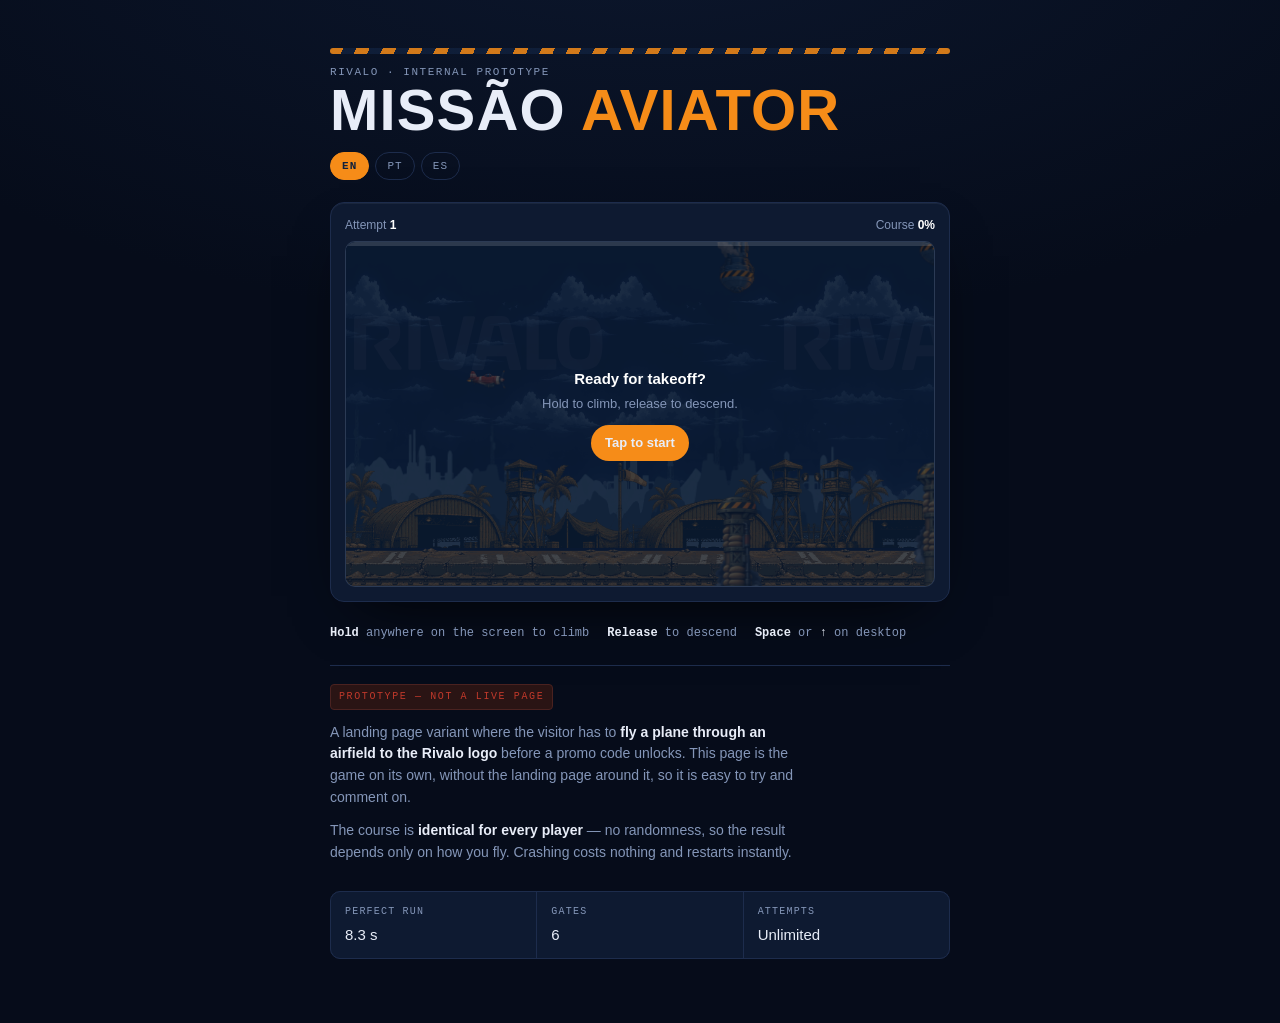
<file: index.html>
<!doctype html>
<html lang="en">
<head>
<meta charset="utf-8">
<meta name="viewport" content="width=device-width, initial-scale=1, viewport-fit=cover">
<meta name="theme-color" content="#060C1A">
<meta name="robots" content="noindex, nofollow">
<title>Miss&atilde;o Aviator &mdash; flight test</title>
</head>
<body>

<style>
  /* Single dark theme on purpose: this is an arcade screen, not a document. */
  :root{
    color-scheme: dark;

    --ground:#060C1A;
    --panel:#0E1A31;
    --edge:#1D2C4C;
    --ink:#E8EDF8;
    --muted:#8496B8;
    --accent:#F68C18;
    --accent-deep:#EE8009;
    --hazard:#C0392B;

    /* tokens consumed by game.css */
    --primary-orange:var(--accent);
    --white:#FFFFFF;
    --ink-on-dark:var(--ink);
    --ink-on-dark-secondary:var(--muted);
    --bg-chrome-200:var(--panel);
    --bg-chrome-300:#16264a;
    --text-caption-size:12px; --text-caption-line-height:16px;
    --text-body-size:14px; --text-body-sm-size:13px; --text-body-lg-size:15px;
    --space-2:6px; --space-3:8px; --space-4:16px; --space-5:24px; --space-6:32px;

    --display:"Haettenschweiler","Arial Narrow Bold",Impact,"Franklin Gothic Bold",sans-serif;
    --body:-apple-system,BlinkMacSystemFont,"Segoe UI",Roboto,Helvetica,Arial,sans-serif;
    --mono:ui-monospace,SFMono-Regular,Menlo,Consolas,monospace;
  }

  *{box-sizing:border-box}

  body{
    margin:0;
    padding:clamp(20px,5vw,48px) 16px calc(48px + env(safe-area-inset-bottom,0px));
    background:
      radial-gradient(120% 70% at 50% -10%, #12224180 0%, transparent 60%),
      var(--ground);
    color:var(--ink);
    font-family:var(--body);
    font-size:15px;
    line-height:1.55;
    -webkit-font-smoothing:antialiased;
  }

  .shell{max-width:620px;margin:0 auto;display:flex;flex-direction:column;gap:22px}

  /* ---------- marquee ---------- */
  .marquee{display:flex;flex-direction:column;gap:10px}
  .marquee__stripe{
    height:6px;border-radius:3px;
    background:repeating-linear-gradient(115deg,
      var(--accent) 0 12px, #10203C 12px 24px);
    opacity:.85;
  }
  .marquee__row{display:flex;align-items:flex-end;justify-content:space-between;gap:16px;flex-wrap:wrap}
  .eyebrow{
    font-family:var(--mono);font-size:11px;letter-spacing:.14em;text-transform:uppercase;
    color:var(--muted);margin:0 0 2px;
  }
  h1{
    font-family:var(--display);
    font-size:clamp(38px,9vw,58px);
    line-height:.92;
    letter-spacing:.02em;
    text-transform:uppercase;
    margin:0;
    text-wrap:balance;
  }
  h1 em{font-style:normal;color:var(--accent)}

  /* ---------- language ---------- */
  .langs{display:flex;gap:6px}
  .langs button{
    font-family:var(--mono);font-size:11px;letter-spacing:.1em;
    background:transparent;color:var(--muted);
    border:1px solid var(--edge);border-radius:999px;
    padding:7px 11px;cursor:pointer;
  }
  .langs button:hover{color:var(--ink);border-color:#2C4272}
  .langs button[aria-pressed="true"]{background:var(--accent);border-color:var(--accent);color:#10203C;font-weight:700}

  /* ---------- cabinet ---------- */
  .cabinet{
    background:var(--panel);
    border:1px solid var(--edge);
    border-radius:14px;
    padding:14px;
    box-shadow:0 24px 60px -30px #000, inset 0 1px 0 #ffffff0d;
  }

  /* ---------- legend ---------- */
  .legend{
    display:flex;flex-wrap:wrap;gap:6px 18px;
    font-family:var(--mono);font-size:12px;color:var(--muted);
    margin:0;padding:0;list-style:none;
  }
  .legend b{color:var(--ink);font-weight:600}

  /* ---------- note ---------- */
  .note{
    border-top:1px solid var(--edge);
    padding-top:18px;
    display:flex;flex-direction:column;gap:12px;
  }
  .note p{margin:0;max-width:60ch;color:var(--muted);font-size:14px}
  .note strong{color:var(--ink);font-weight:600}
  .tag{
    align-self:flex-start;
    font-family:var(--mono);font-size:10px;letter-spacing:.16em;text-transform:uppercase;
    color:var(--hazard);border:1px solid #4A2220;background:#2A1414;
    border-radius:4px;padding:4px 8px;
  }

  .facts{
    display:grid;grid-template-columns:repeat(auto-fit,minmax(132px,1fr));gap:1px;
    background:var(--edge);border:1px solid var(--edge);border-radius:10px;overflow:hidden;
  }
  .fact{background:var(--panel);padding:12px 14px}
  .fact dt{font-family:var(--mono);font-size:10px;letter-spacing:.12em;text-transform:uppercase;color:var(--muted);margin:0 0 4px}
  .fact dd{margin:0;font-size:15px;font-variant-numeric:tabular-nums}

  :focus-visible{outline:2px solid var(--accent);outline-offset:2px}
  @media (prefers-reduced-motion:reduce){*{transition:none!important}}
</style>

<link rel="stylesheet" href="game.css">

<div class="shell">

  <header class="marquee">
    <div class="marquee__stripe" aria-hidden="true"></div>
    <div class="marquee__row">
      <div>
        <p class="eyebrow">Rivalo &middot; internal prototype</p>
        <h1>Miss&atilde;o <em>Aviator</em></h1>
      </div>
      <div class="langs" role="group" aria-label="Language">
        <button type="button" data-lang="en" aria-pressed="true">EN</button>
        <button type="button" data-lang="pt" aria-pressed="false">PT</button>
        <button type="button" data-lang="es" aria-pressed="false">ES</button>
      </div>
    </div>
  </header>

  <div class="cabinet">
    <div id="flyRoot"></div>
  </div>

  <ul class="legend">
    <li><b>Hold</b> anywhere on the screen to climb</li>
    <li><b>Release</b> to descend</li>
    <li><b>Space</b> or <b>&uarr;</b> on desktop</li>
  </ul>

  <section class="note">
    <span class="tag">Prototype &mdash; not a live page</span>
    <p>
      A landing page variant where the visitor has to <strong>fly a plane through an airfield to the
      Rivalo logo</strong> before a promo code unlocks. This page is the game on its own, without the
      landing page around it, so it is easy to try and comment on.
    </p>
    <p>
      The course is <strong>identical for every player</strong> &mdash; no randomness, so the result depends
      only on how you fly. Crashing costs nothing and restarts instantly.
    </p>
    <dl class="facts">
      <div class="fact"><dt>Perfect run</dt><dd>8.3 s</dd></div>
      <div class="fact"><dt>Gates</dt><dd>6</dd></div>
      <div class="fact"><dt>Attempts</dt><dd>Unlimited</dd></div>
    </dl>
  </section>

</div>

<script src="game.js"></script>
<script>
  var jogo = RivaloFly.mount(document.getElementById('flyRoot'), { art: true, lang: 'en' });

  document.querySelectorAll('.langs button').forEach(function (b) {
    b.addEventListener('click', function () {
      document.querySelectorAll('.langs button').forEach(function (o) {
        o.setAttribute('aria-pressed', String(o === b));
      });
      jogo.setLang(b.dataset.lang);
    });
  });
</script>
</body>
</html>
</file>
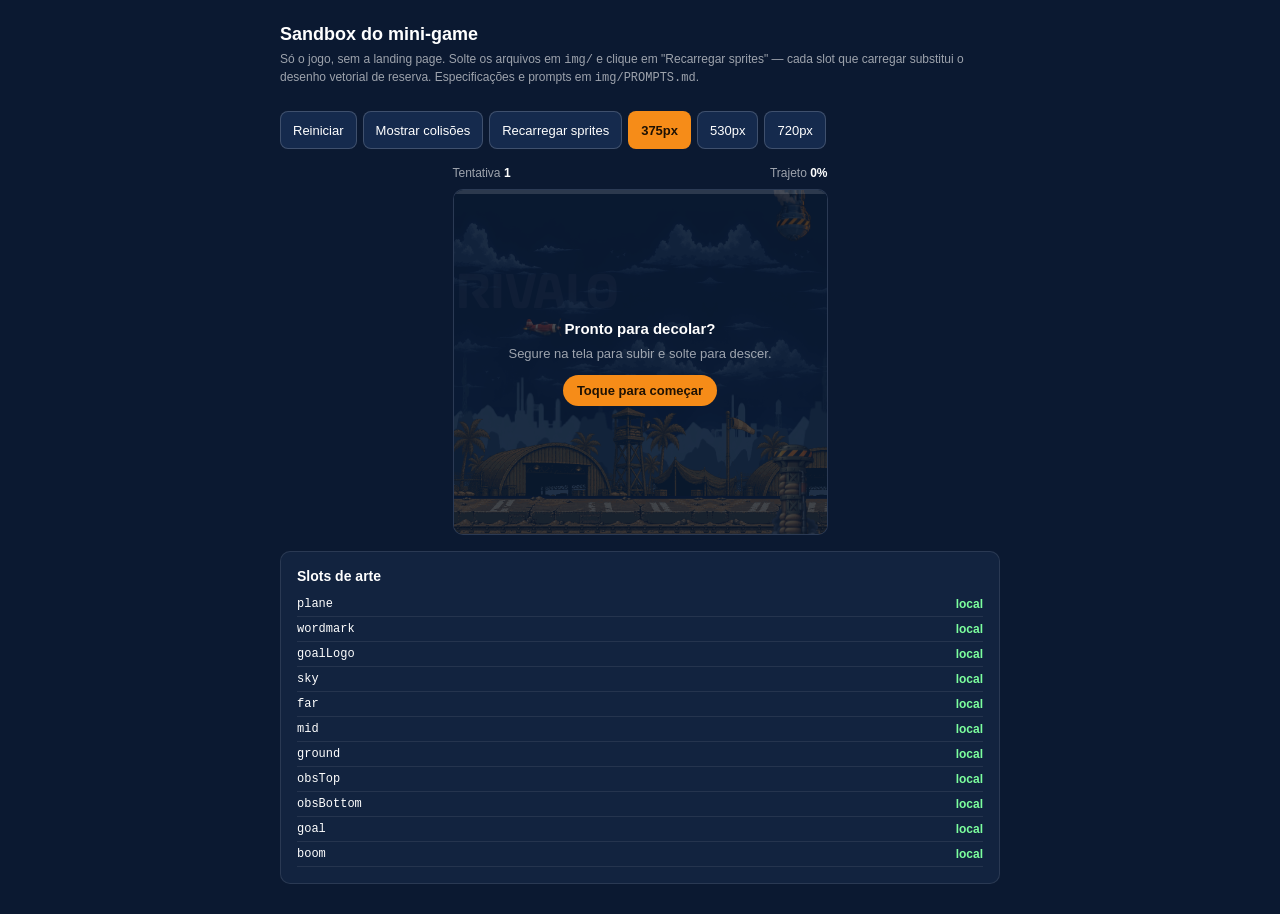
<file: game.html>
<!doctype html>
<html lang="pt-BR">
<head>
<meta charset="utf-8">
<meta name="viewport" content="width=device-width, initial-scale=1, viewport-fit=cover">
<meta name="theme-color" content="#0B1931">
<meta name="robots" content="noindex, nofollow">
<title>Sandbox do mini-game | Missão Aviator</title>
<link rel="stylesheet" href="game.css">
<style>
  :root{
    --primary-orange:#F68C18; --primary-orange-strong:#EE8009;
    --white:#FFFFFF; --ink:rgba(0,0,0,.88);
    --bg-chrome-100:#0B1931; --bg-chrome-200:#12233F; --bg-chrome-300:#152A4D;
    --ink-on-dark:var(--white); --ink-on-dark-secondary:rgba(255,255,255,.6);
    --font-sans:"Inter LP",Inter,-apple-system,BlinkMacSystemFont,"Segoe UI",sans-serif;
    --text-body-lg-size:15px; --text-body-size:14px; --text-body-sm-size:13px;
    --text-caption-size:12px; --text-caption-line-height:16px;
    --space-2:6px; --space-3:8px; --space-4:16px; --space-5:24px; --space-6:32px;
  }
  *{box-sizing:border-box}
  body{
    margin:0;padding:var(--space-5) var(--space-4) var(--space-6);
    background:var(--bg-chrome-100);color:var(--white);
    font-family:var(--font-sans);font-size:var(--text-body-size);
  }
  .sb{max-width:720px;margin:0 auto}
  h1{font-size:18px;margin:0 0 var(--space-2)}
  .sb__note{font-size:var(--text-caption-size);color:var(--ink-on-dark-secondary);margin:0 0 var(--space-5);line-height:17px}
  .sb__stageBox{margin:0 auto var(--space-4);transition:max-width .15s ease}
  .sb__tools{display:flex;flex-wrap:wrap;gap:var(--space-2);margin:0 0 var(--space-4)}
  .sb__tools button{
    background:var(--bg-chrome-300);border:1px solid rgba(255,255,255,.18);color:var(--white);
    border-radius:8px;min-height:38px;padding:0 12px;font-family:inherit;font-size:var(--text-body-sm-size);cursor:pointer;
  }
  .sb__tools button.is-on{background:var(--primary-orange);color:var(--ink);border-color:transparent;font-weight:700}
  .sb__panel{
    background:var(--bg-chrome-200);border:1px solid rgba(255,255,255,.1);
    border-radius:10px;padding:var(--space-4);font-size:var(--text-body-sm-size);
  }
  .sb__panel h2{font-size:14px;margin:0 0 var(--space-3)}
  table{width:100%;border-collapse:collapse;font-size:var(--text-caption-size)}
  td{padding:5px 0;border-bottom:1px solid rgba(255,255,255,.08);color:var(--ink-on-dark-secondary)}
  td:first-child{color:var(--white);font-family:ui-monospace,SFMono-Regular,Menlo,monospace}
  td:last-child{text-align:right}
  .tag-local{color:#7CFF9E;font-weight:700}
  .tag-oficial{color:#7CC8FF;font-weight:700}
  .tag-vetor{color:var(--primary-orange)}
</style>
</head>
<body>
<div class="sb">
  <h1>Sandbox do mini-game</h1>
  <p class="sb__note">
    Só o jogo, sem a landing page. Solte os arquivos em <code>img/</code> e clique em
    "Recarregar sprites" — cada slot que carregar substitui o desenho vetorial de reserva.
    Especificações e prompts em <code>img/PROMPTS.md</code>.
  </p>

  <div class="sb__tools">
    <button type="button" id="btnRestart">Reiniciar</button>
    <button type="button" id="btnHit">Mostrar colisões</button>
    <button type="button" id="btnReload">Recarregar sprites</button>
    <button type="button" id="btnW375" class="is-on">375px</button>
    <button type="button" id="btnW530">530px</button>
    <button type="button" id="btnW720">720px</button>
  </div>

  <div class="sb__stageBox" id="stageBox" style="max-width:375px">
    <div id="flyRoot"></div>
  </div>

  <div class="sb__panel">
    <h2>Slots de arte</h2>
    <table id="assetTable"></table>
  </div>
</div>

<script src="game.js"></script>
<script>
(function(){
  // o sandbox sempre tenta a arte de img/ — é onde ela é avaliada
  var jogo = RivaloFly.mount(document.getElementById('flyRoot'), {
    art: true,
    onEvent: function(nome, dados){ console.log('[evento]', nome, dados); },
    onWin:   function(){ console.log('[evento] vitória — na LP isto libera a promo'); }
  });

  function pintarTabela(){
    var mapa = jogo.assets();
    var linhas = Object.keys(mapa).map(function(k){
      var v = mapa[k];
      var cls = v === 'local' ? 'tag-local' : (v === 'oficial' ? 'tag-oficial' : 'tag-vetor');
      return '<tr><td>' + k + '</td><td class="' + cls + '">' + v + '</td></tr>';
    });
    document.getElementById('assetTable').innerHTML = linhas.join('');
  }
  setTimeout(pintarTabela, 600);

  document.getElementById('btnRestart').addEventListener('click', jogo.restart);

  var hit = false;
  document.getElementById('btnHit').addEventListener('click', function(){
    hit = !hit;
    jogo.hitboxes(hit);
    this.classList.toggle('is-on', hit);
  });

  document.getElementById('btnReload').addEventListener('click', function(){
    jogo.reloadArt();
    setTimeout(pintarTabela, 600);
  });

  [['btnW375', 375], ['btnW530', 530], ['btnW720', 720]].forEach(function(par){
    document.getElementById(par[0]).addEventListener('click', function(){
      document.getElementById('stageBox').style.maxWidth = par[1] + 'px';
      document.querySelectorAll('.sb__tools button').forEach(function(b){
        if (b.id.indexOf('btnW') === 0) b.classList.remove('is-on');
      });
      this.classList.add('is-on');
      window.dispatchEvent(new Event('resize'));
    });
  });

  window.__fly = jogo.debug;   // piloto automático / calibragem pelo console
})();
</script>
</body>
</html>
</file>
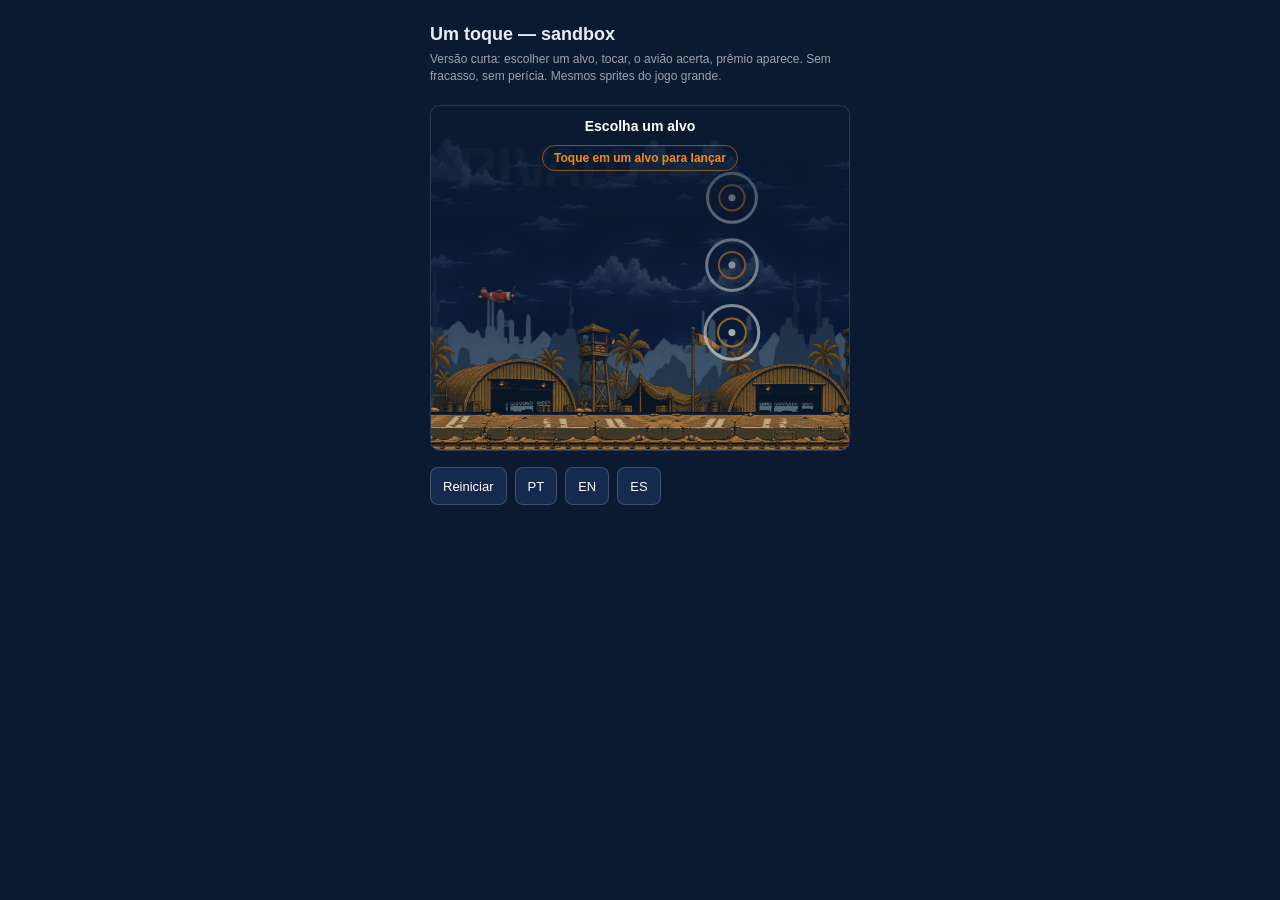
<file: tap.html>
<!doctype html>
<html lang="pt-BR">
<head>
<meta charset="utf-8">
<meta name="viewport" content="width=device-width, initial-scale=1, viewport-fit=cover">
<meta name="robots" content="noindex, nofollow">
<title>Um toque — sandbox</title>
<link rel="stylesheet" href="game.css">
<style>
  :root{
    --primary-orange:#F68C18; --white:#FFF; --ink:rgba(0,0,0,.88);
    --bg-chrome-100:#0B1931; --bg-chrome-200:#12233F; --bg-chrome-300:#152A4D;
    --ink-on-dark:#E8EDF8; --ink-on-dark-secondary:rgba(255,255,255,.6);
    --text-caption-size:12px; --text-caption-line-height:16px;
    --text-body-size:14px; --text-body-sm-size:13px; --text-body-lg-size:15px;
    --space-2:6px; --space-3:8px; --space-4:16px; --space-5:24px; --space-6:32px;
  }
  *{box-sizing:border-box}
  body{margin:0;padding:24px 16px 48px;background:var(--bg-chrome-100);color:var(--ink-on-dark);
       font-family:-apple-system,BlinkMacSystemFont,"Segoe UI",Roboto,sans-serif}
  .sb{max-width:420px;margin:0 auto}
  h1{font-size:18px;margin:0 0 6px}
  p.n{font-size:12px;color:var(--ink-on-dark-secondary);line-height:17px;margin:0 0 20px}
  .tools{display:flex;flex-wrap:wrap;gap:8px;margin:16px 0 0}
  .tools button{background:var(--bg-chrome-300);border:1px solid rgba(255,255,255,.18);
    color:#fff;border-radius:8px;min-height:38px;padding:0 12px;font-size:13px;cursor:pointer}
</style>
</head>
<body>
<div class="sb">
  <h1>Um toque — sandbox</h1>
  <p class="n">Versão curta: escolher um alvo, tocar, o avião acerta, prêmio aparece.
     Sem fracasso, sem perícia. Mesmos sprites do jogo grande.</p>

  <div id="tapRoot"></div>

  <div class="tools">
    <button type="button" id="btnReiniciar">Reiniciar</button>
    <button type="button" id="btnPT">PT</button>
    <button type="button" id="btnEN">EN</button>
    <button type="button" id="btnES">ES</button>
  </div>
</div>

<script src="game.js"></script>
<script src="tap.js"></script>
<script>
  var tap = RivaloTap.mount(document.getElementById('tapRoot'), {
    art: true,
    prize: '10 rodadas gratis',
    onEvent: function(n, d){ console.log('[evento]', n, d); }
  });
  document.getElementById('btnReiniciar').addEventListener('click', tap.restart);
  ['PT','EN','ES'].forEach(function(l){
    document.getElementById('btn'+l).addEventListener('click', function(){ tap.setLang(l.toLowerCase()); });
  });
  window.__tap = tap.debug;
</script>
</body>
</html>
</file>
<file: game.css>
/* ===========================================================================
   Mini-game "Voe até o logo da Rivalo" — estilos do componente.
   Depende dos tokens da LP (--primary-orange, --bg-chrome-*, --space-*, ...).
   O sandbox (game.html) declara os mesmos tokens no próprio <head>.
   =========================================================================== */

.fly{margin:0}

.fly__hud{
  display:flex;align-items:center;justify-content:space-between;gap:var(--space-3);
  font-size:var(--text-caption-size);line-height:var(--text-caption-line-height);
  color:var(--ink-on-dark-secondary);margin:0 0 var(--space-3);
}
.fly__hudValue{color:var(--white);font-weight:700}

.fly__stage{
  position:relative;border-radius:10px;overflow:hidden;
  border:1px solid rgba(255,255,255,.12);
  background:#0E1F3C;
  cursor:pointer;
  /* jogar exige segurar o dedo por segundos: sem isto o iOS abre a lupa de
     selecao de texto e o Android pisca o realce de toque no meio da partida */
  -webkit-tap-highlight-color:transparent;
  -webkit-touch-callout:none;
  user-select:none;
  -webkit-user-select:none;
}

.fly__bar{
  position:absolute;top:0;left:0;right:0;height:4px;z-index:3;
  background:rgba(255,255,255,.14);overflow:hidden;
}
.fly__barFill{height:100%;width:0;background:var(--primary-orange);transition:width .1s linear}

.fly__canvas{display:block;width:100%;height:300px;touch-action:none}
@media (min-width:900px){ .fly__canvas{height:344px} }

.fly__overlay{
  position:absolute;inset:0;display:flex;flex-direction:column;
  align-items:center;justify-content:center;gap:var(--space-2);
  text-align:center;padding:var(--space-4);
  background:rgba(11,25,49,.72);pointer-events:none;z-index:2;
}
.fly__overlay.is-hidden{display:none}

/* Versao discreta: usada quando o jogador precisa VER a cena para decidir
   (no modo de um toque, o overlay cheio escurecia a cena e tapava o alvo). */
.fly__overlay--slim{
  background:linear-gradient(180deg,rgba(11,25,49,.85) 0%,rgba(11,25,49,0) 100%);
  justify-content:flex-start;
  gap:2px;
  padding:10px var(--space-4) 0;
}
.fly__overlay--slim .fly__overlayTitle{font-size:var(--text-body-size)}
.fly__overlay--slim .fly__tapHint{
  margin-top:4px;padding:5px 11px;
  background:transparent;color:var(--primary-orange);
  border:1px solid rgba(246,140,24,.5);
  font-size:var(--text-caption-size);
}
.fly__overlayTitle{font-size:var(--text-body-lg-size);line-height:21px;font-weight:800;margin:0;color:var(--white)}
.fly__overlayText{font-size:var(--text-body-sm-size);line-height:18px;color:var(--ink-on-dark-secondary);margin:0}
.fly__tapHint{
  display:inline-block;margin-top:var(--space-2);padding:8px 14px;border-radius:999px;
  background:var(--primary-orange);color:var(--ink);font-size:var(--text-body-sm-size);font-weight:700;
}
</file>
